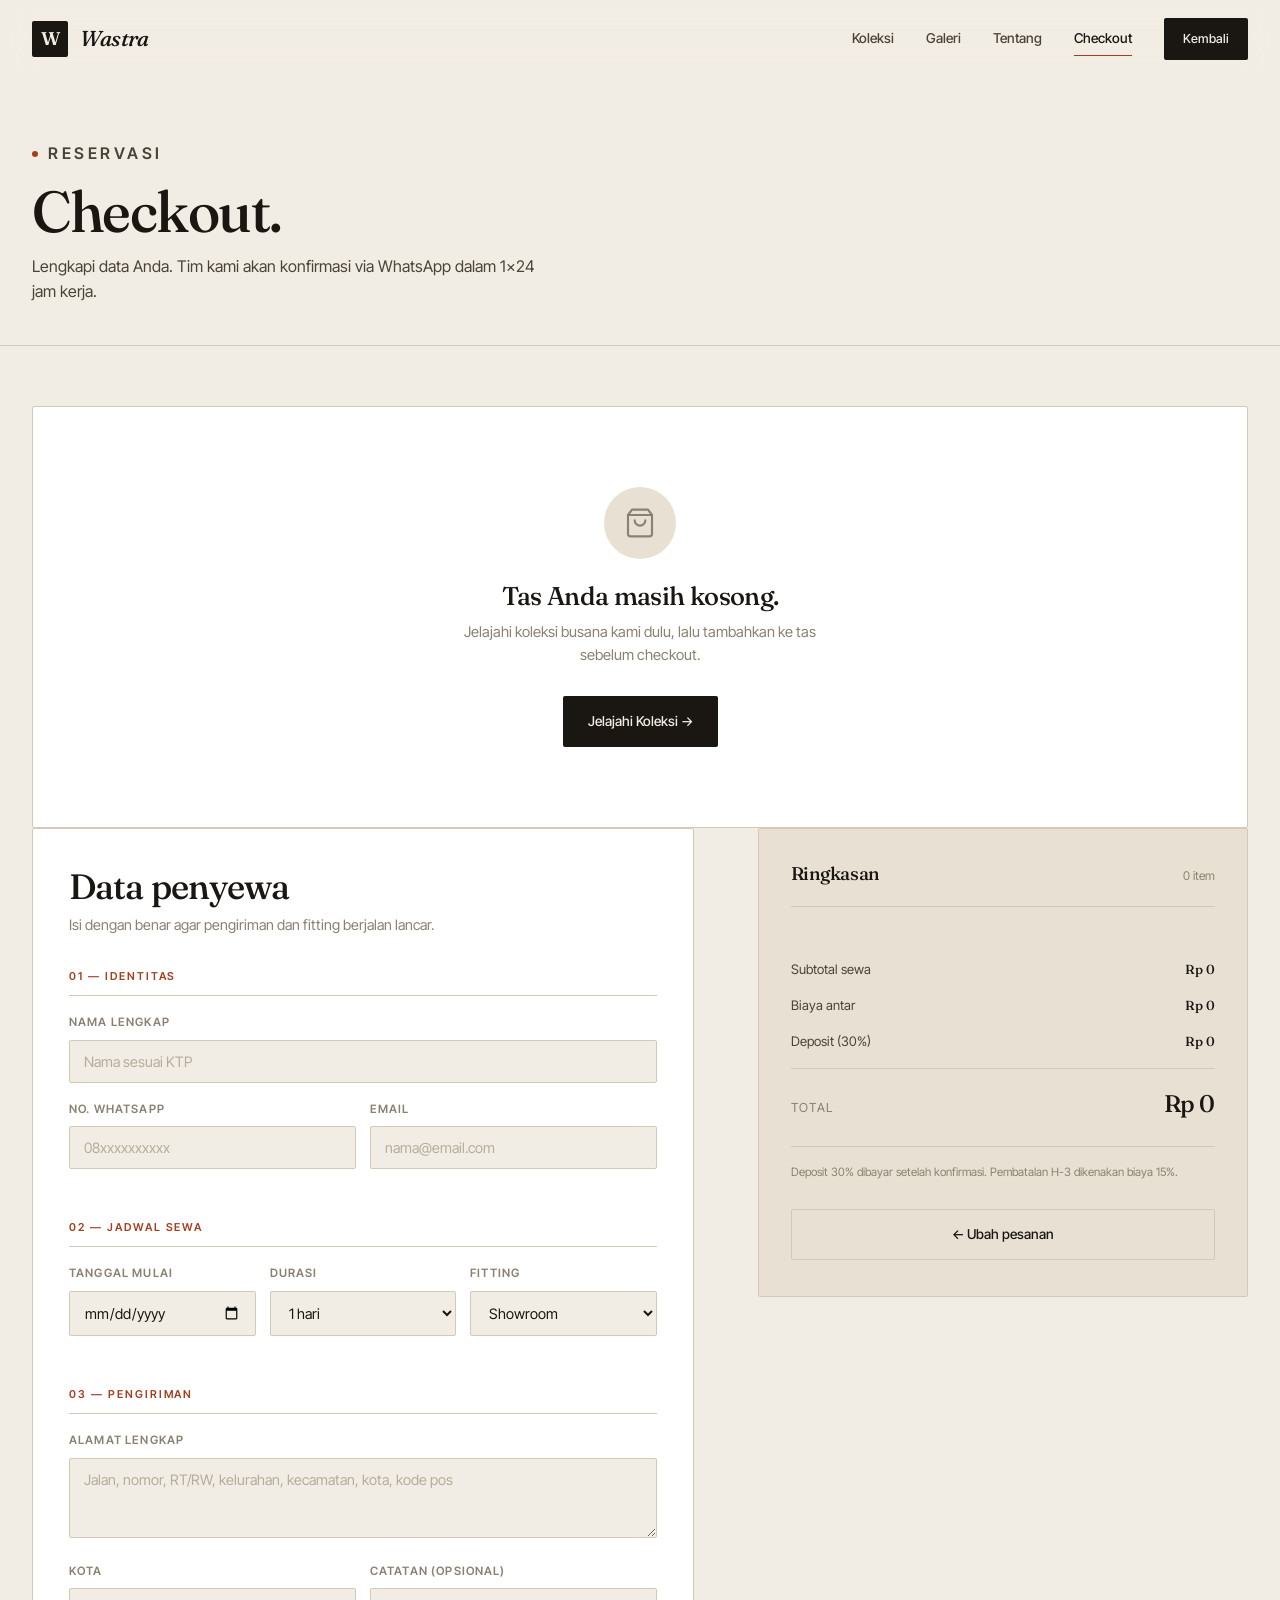
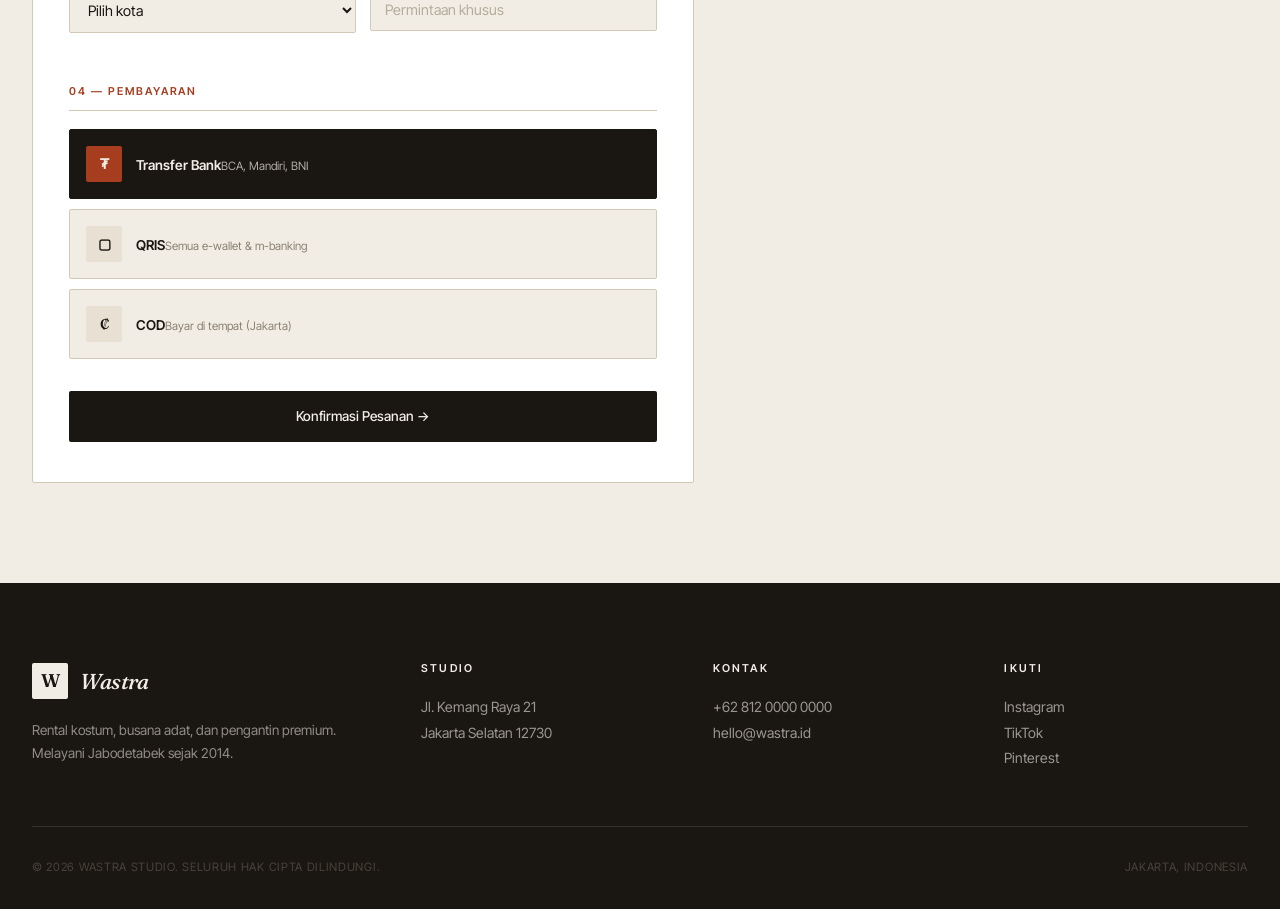
<file: checkout.html>
<!DOCTYPE html>
<html lang="id">
<head>
<meta charset="UTF-8">
<meta name="viewport" content="width=device-width, initial-scale=1.0">
<title>Checkout — Wastra Studio</title>
<link rel="preconnect" href="https://fonts.googleapis.com">
<link rel="preconnect" href="https://fonts.gstatic.com" crossorigin>
<link href="https://fonts.googleapis.com/css2?family=Fraunces:ital,opsz,wght@0,9..144,300..900;1,9..144,300..900&family=Inter+Tight:wght@400;500;600;700&display=swap" rel="stylesheet">
<style>
:root{--paper:#f2ede4;--paper-deep:#e8e0d2;--ink:#1a1612;--ink-soft:#4a4338;--ink-muted:#8a8172;--rule:#d4c9b8;--accent:#a63d1f;--white:#fff;--serif:'Fraunces',Georgia,serif;--sans:'Inter Tight',system-ui,sans-serif;--ease:cubic-bezier(.22,1,.36,1);--speed:.4s;--max:1280px;--pad:32px}
*,*::before,*::after{box-sizing:border-box;margin:0;padding:0}
html{scroll-behavior:smooth}
body{font-family:var(--sans);background:var(--paper);color:var(--ink);font-size:16px;line-height:1.55;-webkit-font-smoothing:antialiased;overflow-x:hidden;min-height:100vh}
img{display:block;max-width:100%;height:auto}
a{color:inherit;text-decoration:none}
button{font:inherit;cursor:pointer;border:none;background:none;color:inherit}
ul,ol{list-style:none}
::selection{background:var(--accent);color:#fff}
.container{max-width:var(--max);margin:0 auto;padding:0 var(--pad)}
h1,h2,h3,h4{font-family:var(--serif);font-weight:500;line-height:1.02;letter-spacing:-.025em}
h1{font-size:clamp(2.2rem,4.5vw,3.8rem)}
h2{font-size:clamp(1.5rem,3vw,2.2rem)}
p{color:var(--ink-soft)}
.eyebrow{font-size:.72rem;font-weight:600;letter-spacing:.22em;text-transform:uppercase;color:var(--ink-muted);display:inline-flex;align-items:center;gap:10px;margin-bottom:16px}
.eyebrow .dot{width:6px;height:6px;border-radius:50%;background:var(--accent)}
.btn{display:inline-flex;align-items:center;justify-content:center;gap:10px;font-size:.85rem;font-weight:500;padding:14px 24px;border-radius:2px;transition:all var(--speed) var(--ease);border:1px solid transparent}
.btn-primary{background:var(--ink);color:var(--paper)}
.btn-primary:hover{background:var(--accent)}
.btn-outline{border-color:var(--rule);color:var(--ink)}
.btn-outline:hover{border-color:var(--ink)}
.btn-block{width:100%}

/* HEADER */
.site-header{position:sticky;top:0;z-index:100;background:rgba(242,237,228,.85);backdrop-filter:blur(16px);border-bottom:1px solid transparent;transition:border-color var(--speed)}
.site-header.scrolled{border-bottom-color:var(--rule)}
.header-inner{max-width:var(--max);margin:0 auto;padding:0 var(--pad);height:78px;display:flex;align-items:center;justify-content:space-between;gap:32px}
.brand{display:inline-flex;align-items:center;gap:12px;flex-shrink:0}
.brand-mark{width:36px;height:36px;display:grid;place-items:center;background:var(--ink);color:var(--paper);font-family:var(--serif);font-size:1.15rem;font-weight:600;border-radius:2px}
.brand-name{font-family:var(--serif);font-size:1.35rem;font-weight:500;letter-spacing:-.02em;font-style:italic}
.primary-nav{display:flex;align-items:center;gap:32px;margin-left:auto}
.primary-nav a{font-size:.85rem;font-weight:500;color:var(--ink-soft);position:relative;padding:4px 0;transition:color var(--speed)}
.primary-nav a::after{content:"";position:absolute;left:0;right:0;bottom:-2px;height:1px;background:var(--accent);transform:scaleX(0);transform-origin:left;transition:transform var(--speed) var(--ease)}
.primary-nav a:hover,.primary-nav a.active{color:var(--ink)}
.primary-nav a:hover::after,.primary-nav a.active::after{transform:scaleX(1)}
.header-actions{display:flex;align-items:center;gap:14px}
.hamburger{display:none;flex-direction:column;justify-content:center;align-items:center;gap:6px;width:42px;height:42px;border-radius:50%;border:1px solid var(--rule);z-index:200;transition:all var(--speed)}
.hamburger span{display:block;width:18px;height:1.5px;background:var(--ink);border-radius:2px;transition:transform var(--speed),opacity var(--speed)}
.hamburger.active span:nth-child(1){transform:translateY(3.75px) rotate(45deg)}
.hamburger.active span:nth-child(2){transform:translateY(-3.75px) rotate(-45deg)}

/* MOBILE MENU */
.mobile-menu{position:fixed;inset:0;background:var(--paper);z-index:90;padding:120px var(--pad) 40px;display:flex;flex-direction:column;justify-content:space-between;clip-path:inset(0 0 100% 0);transition:clip-path .6s var(--ease);pointer-events:none}
.mobile-menu.open{clip-path:inset(0 0 0 0);pointer-events:auto}
.mobile-nav{display:flex;flex-direction:column;gap:6px}
.mobile-nav a{font-family:var(--serif);font-size:clamp(2rem,7vw,3.2rem);font-weight:400;letter-spacing:-.03em;line-height:1.15;padding:8px 0;display:flex;align-items:baseline;gap:20px;border-bottom:1px solid var(--rule);color:var(--ink);opacity:0;transform:translateY(20px);transition:opacity .6s var(--ease),transform .6s var(--ease),color var(--speed),padding-left var(--speed)}
.mobile-menu.open .mobile-nav a{opacity:1;transform:translateY(0)}
.mobile-menu.open .mobile-nav a:nth-child(1){transition-delay:.1s}
.mobile-menu.open .mobile-nav a:nth-child(2){transition-delay:.16s}
.mobile-menu.open .mobile-nav a:nth-child(3){transition-delay:.22s}
.mobile-menu.open .mobile-nav a:nth-child(4){transition-delay:.28s}
.mobile-nav a:hover{color:var(--accent);padding-left:12px}
.mobile-nav a::before{content:attr(data-index);font-family:var(--sans);font-size:.7rem;font-weight:600;color:var(--ink-muted);order:-1}
.mobile-menu-foot{display:flex;flex-direction:column;gap:12px;padding-top:24px;border-top:1px solid var(--rule);font-size:.82rem;color:var(--ink-muted)}
.mobile-menu-foot span{display:block;font-size:.68rem;text-transform:uppercase;letter-spacing:.15em;color:var(--accent);margin-bottom:4px}

/* HERO */
.checkout-hero{padding:60px 0 40px;border-bottom:1px solid var(--rule)}
.checkout-hero h1{margin-bottom:12px}
.checkout-hero p{font-size:1rem;color:var(--ink-soft);max-width:520px;line-height:1.6}

/* LAYOUT */
.checkout-wrap{padding:60px 0 100px}
.checkout-grid{display:grid;grid-template-columns:1.35fr 1fr;gap:64px;align-items:start}

/* FORM */
.checkout-form{background:var(--white);border:1px solid var(--rule);border-radius:2px;padding:40px 36px}
.checkout-form h2{margin-bottom:8px}
.checkout-form .subtitle{font-size:.9rem;color:var(--ink-muted);margin-bottom:32px;line-height:1.6}
.form-section{margin-bottom:32px}
.form-section-title{font-size:.68rem;font-weight:600;letter-spacing:.18em;text-transform:uppercase;color:var(--accent);margin-bottom:18px;padding-bottom:10px;border-bottom:1px solid var(--rule)}
.field{margin-bottom:18px}
.field-row{display:grid;grid-template-columns:1fr 1fr;gap:14px}
.field-row-3{display:grid;grid-template-columns:1fr 1fr 1fr;gap:14px}
.field label{display:block;font-size:.72rem;font-weight:600;text-transform:uppercase;letter-spacing:.1em;color:var(--ink-muted);margin-bottom:8px}
.field input,.field select,.field textarea{width:100%;padding:12px 14px;border:1px solid var(--rule);background:var(--paper);font-family:inherit;font-size:.9rem;color:var(--ink);border-radius:2px;outline:none;transition:border-color var(--speed) var(--ease),box-shadow var(--speed) var(--ease),background var(--speed)}
.field textarea{resize:vertical;min-height:80px}
.field input::placeholder,.field textarea::placeholder{color:#b5ac9c}
.field input:focus,.field select:focus,.field textarea:focus{border-color:var(--ink);background:var(--white);box-shadow:0 0 0 3px rgba(26,22,18,.06)}
.field input.invalid,.field select.invalid,.field textarea.invalid{border-color:var(--accent);background:#fbf1ed}

/* PAYMENT */
.payment-options{display:grid;grid-template-columns:1fr;gap:10px}
.payment-options label{position:relative;cursor:pointer;display:block}
.payment-options input{position:absolute;opacity:0;pointer-events:none}
.payment-options .pay-option{display:flex;align-items:center;gap:14px;padding:16px;border:1px solid var(--rule);border-radius:2px;background:var(--paper);transition:all var(--speed) var(--ease)}
.payment-options .pay-option:hover{border-color:var(--ink-soft)}
.payment-options input:checked + .pay-option{background:var(--ink);color:var(--paper);border-color:var(--ink)}
.payment-options input:checked + .pay-option .pay-name{color:var(--paper)}
.payment-options input:checked + .pay-option .pay-desc{color:rgba(242,237,228,.7)}
.payment-options .pay-icon{width:36px;height:36px;border-radius:2px;background:var(--paper-deep);color:var(--ink);display:grid;place-items:center;flex-shrink:0;font-family:var(--serif);font-weight:600;font-size:.9rem}
.payment-options input:checked + .pay-option .pay-icon{background:var(--accent);color:var(--paper)}
.payment-options .pay-name{font-size:.85rem;font-weight:600;color:var(--ink);margin-bottom:2px}
.payment-options .pay-desc{font-size:.72rem;color:var(--ink-muted)}

/* SUMMARY */
.checkout-summary{position:sticky;top:100px;background:var(--paper-deep);border-radius:2px;padding:36px 32px;border:1px solid var(--rule)}
.summary-head{display:flex;justify-content:space-between;align-items:baseline;margin-bottom:24px;padding-bottom:20px;border-bottom:1px solid var(--rule)}
.summary-head h3{font-size:1.15rem}
.summary-head .count{font-size:.75rem;color:var(--ink-muted)}
.summary-items{display:flex;flex-direction:column;gap:18px;max-height:320px;overflow-y:auto;padding-right:4px;margin-bottom:20px}
.summary-item{display:grid;grid-template-columns:56px 1fr auto;gap:12px;align-items:center}
.summary-item img{width:56px;height:66px;object-fit:cover;border-radius:2px}
.summary-item h4{font-family:var(--sans);font-size:.85rem;font-weight:600;color:var(--ink);margin-bottom:2px;letter-spacing:0}
.summary-item p{font-size:.72rem;color:var(--ink-muted)}
.summary-item-price{font-family:var(--serif);font-size:.88rem;font-weight:500;color:var(--ink);white-space:nowrap;text-align:right}
.summary-item-qty{font-size:.7rem;color:var(--ink-muted);margin-top:2px}
.summary-lines{margin-bottom:16px}
.summary-line-row{display:flex;justify-content:space-between;align-items:baseline;padding:8px 0;font-size:.82rem;color:var(--ink-soft)}
.summary-line-row span:last-child{font-family:var(--serif);font-weight:500;color:var(--ink)}
.summary-line-row.total{border-top:1px solid var(--rule);margin-top:8px;padding-top:16px;font-size:.78rem;text-transform:uppercase;letter-spacing:.1em;color:var(--ink-muted)}
.summary-line-row.total span:last-child{font-size:1.5rem;font-weight:500;color:var(--ink);letter-spacing:-.02em;text-transform:none}
.summary-note{font-size:.72rem;color:var(--ink-muted);line-height:1.6;padding-top:16px;border-top:1px solid var(--rule);margin-bottom:20px}

/* EMPTY */
.checkout-empty{text-align:center;padding:80px 40px;background:var(--white);border:1px solid var(--rule);border-radius:2px}
.checkout-empty .empty-icon{width:72px;height:72px;margin:0 auto 24px;border-radius:50%;background:var(--paper-deep);display:grid;place-items:center;color:var(--ink-muted)}
.checkout-empty .empty-icon svg{width:32px;height:32px}
.checkout-empty h2{margin-bottom:12px;font-size:1.6rem}
.checkout-empty p{color:var(--ink-muted);margin-bottom:28px;max-width:360px;margin-left:auto;margin-right:auto;font-size:.92rem;line-height:1.6}

/* SUCCESS */
.success-screen{display:none;text-align:center;padding:80px 40px;background:var(--white);border:1px solid var(--rule);border-radius:2px;max-width:640px;margin:0 auto}
.success-screen.show{display:block;animation:slideUp .6s var(--ease)}
@keyframes slideUp{from{opacity:0;transform:translateY(20px)}to{opacity:1;transform:translateY(0)}}
.success-icon{width:80px;height:80px;margin:0 auto 28px;border-radius:50%;background:var(--ink);color:var(--paper);display:grid;place-items:center}
.success-icon svg{width:36px;height:36px}
.success-screen h2{margin-bottom:16px;font-size:2rem}
.success-screen .order-id{display:inline-block;background:var(--paper-deep);padding:8px 16px;border-radius:2px;font-family:var(--serif);font-style:italic;font-size:1rem;color:var(--ink);letter-spacing:.05em;margin-bottom:24px}
.success-screen p{color:var(--ink-soft);margin-bottom:14px;line-height:1.7;font-size:.95rem;max-width:460px;margin-left:auto;margin-right:auto}
.success-actions{display:flex;gap:12px;justify-content:center;margin-top:32px;flex-wrap:wrap}

/* FOOTER */
.site-footer{background:var(--ink);color:rgba(242,237,228,.7);padding:80px 0 32px}
.footer-top{display:grid;grid-template-columns:1.4fr 1fr 1fr 1fr;gap:48px;padding-bottom:56px;border-bottom:1px solid rgba(242,237,228,.12)}
.footer-brand .brand-mark{background:var(--paper);color:var(--ink)}
.footer-brand .brand-name{color:var(--paper)}
.footer-brand p{font-size:.85rem;color:rgba(242,237,228,.55);margin-top:20px;max-width:320px;line-height:1.65}
.footer-col h4{font-family:var(--sans);font-size:.68rem;font-weight:600;letter-spacing:.2em;text-transform:uppercase;color:var(--paper);margin-bottom:20px}
.footer-col p,.footer-col a{font-size:.88rem;color:rgba(242,237,228,.6);line-height:1.8;transition:color var(--speed)}
.footer-col a:hover{color:var(--paper)}
.footer-bottom{display:flex;justify-content:space-between;padding-top:32px;font-size:.72rem;letter-spacing:.06em;text-transform:uppercase;color:rgba(242,237,228,.4);flex-wrap:wrap;gap:10px}

/* TOAST */
.toast{position:fixed;bottom:30px;left:50%;transform:translateX(-50%) translateY(120%);background:var(--ink);color:var(--paper);padding:14px 26px;border-radius:2px;font-size:.85rem;font-weight:500;box-shadow:0 12px 40px rgba(0,0,0,.3);z-index:400;opacity:0;pointer-events:none;transition:transform .5s var(--ease),opacity .5s var(--ease);max-width:90vw;text-align:center}
.toast.show{transform:translateX(-50%) translateY(0);opacity:1}

/* RESPONSIVE */
@media (max-width:1080px){.checkout-grid{grid-template-columns:1fr;gap:40px}.checkout-summary{position:static}}
@media (max-width:960px){:root{--pad:24px}.primary-nav{display:none}.hamburger{display:flex}.footer-top{grid-template-columns:1fr 1fr;gap:32px}}
@media (max-width:720px){.checkout-form{padding:28px 22px}.checkout-summary{padding:28px 22px}.field-row,.field-row-3{grid-template-columns:1fr;gap:0}.checkout-hero{padding:40px 0 28px}.checkout-wrap{padding:40px 0 64px}.footer-top{grid-template-columns:1fr;padding-bottom:40px}.footer-bottom{flex-direction:column;align-items:flex-start}.success-screen{padding:56px 24px}.success-actions{flex-direction:column}.success-actions .btn{width:100%}}
</style>
</head>
<body>

<header class="site-header" id="siteHeader">
  <div class="header-inner">
    <a href="index.html" class="brand"><span class="brand-mark">W</span><span class="brand-name">Wastra</span></a>
    <nav class="primary-nav">
      <a href="index.html#koleksi">Koleksi</a>
      <a href="gallery.html">Galeri</a>
      <a href="index.html#tentang">Tentang</a>
      <a href="checkout.html" class="active">Checkout</a>
    </nav>
    <div class="header-actions">
      <a href="index.html#koleksi" class="btn btn-primary" style="padding:10px 18px;font-size:.78rem">Kembali</a>
      <button class="hamburger" id="hamburger" aria-label="Buka menu" aria-expanded="false"><span></span><span></span></button>
    </div>
  </div>
</header>

<div class="mobile-menu" id="mobileMenu" aria-hidden="true">
  <nav class="mobile-nav">
    <a href="index.html#koleksi" data-index="01">Koleksi</a>
    <a href="gallery.html" data-index="02">Galeri</a>
    <a href="index.html#tentang" data-index="03">Tentang</a>
    <a href="checkout.html" data-index="04">Checkout</a>
  </nav>
  <div class="mobile-menu-foot">
    <p><span>Studio</span>Jl. Kemang Raya 21, Jakarta Selatan</p>
    <p><span>Kontak</span>+62 812 0000 0000</p>
  </div>
</div>

<main>
  <section class="checkout-hero">
    <div class="container">
      <p class="eyebrow"><span class="dot"></span> Reservasi</p>
      <h1>Checkout.</h1>
      <p>Lengkapi data Anda. Tim kami akan konfirmasi via WhatsApp dalam 1×24 jam kerja.</p>
    </div>
  </section>

  <section class="checkout-wrap">
    <div class="container">
      <div class="checkout-empty" id="checkoutEmpty" hidden>
        <div class="empty-icon">
          <svg viewBox="0 0 24 24" fill="none" stroke="currentColor" stroke-width="1.6" stroke-linecap="round" stroke-linejoin="round"><path d="M6 2 3 6v14a2 2 0 0 0 2 2h14a2 2 0 0 0 2-2V6l-3-4z"/><path d="M3 6h18M16 10a4 4 0 0 1-8 0"/></svg>
        </div>
        <h2>Tas Anda masih kosong.</h2>
        <p>Jelajahi koleksi busana kami dulu, lalu tambahkan ke tas sebelum checkout.</p>
        <a href="index.html#koleksi" class="btn btn-primary">Jelajahi Koleksi →</a>
      </div>

      <div class="checkout-grid" id="checkoutContent" hidden>
        <form class="checkout-form" id="checkoutForm" novalidate>
          <h2>Data penyewa</h2>
          <p class="subtitle">Isi dengan benar agar pengiriman dan fitting berjalan lancar.</p>

          <div class="form-section">
            <div class="form-section-title">01 — Identitas</div>
            <div class="field"><label for="cName">Nama lengkap</label><input type="text" id="cName" required placeholder="Nama sesuai KTP"></div>
            <div class="field-row">
              <div class="field"><label for="cPhone">No. WhatsApp</label><input type="tel" id="cPhone" required placeholder="08xxxxxxxxxx"></div>
              <div class="field"><label for="cEmail">Email</label><input type="email" id="cEmail" required placeholder="nama@email.com"></div>
            </div>
          </div>

          <div class="form-section">
            <div class="form-section-title">02 — Jadwal sewa</div>
            <div class="field-row-3">
              <div class="field"><label for="cDate">Tanggal mulai</label><input type="date" id="cDate" required></div>
              <div class="field"><label for="cDuration">Durasi</label>
                <select id="cDuration" required>
                  <option value="1">1 hari</option>
                  <option value="2">2 hari</option>
                  <option value="3">3 hari</option>
                  <option value="7">7 hari</option>
                </select>
              </div>
              <div class="field"><label for="cFitting">Fitting</label>
                <select id="cFitting">
                  <option value="showroom">Showroom</option>
                  <option value="home">Home visit (+50rb)</option>
                  <option value="skip">Skip fitting</option>
                </select>
              </div>
            </div>
          </div>

          <div class="form-section">
            <div class="form-section-title">03 — Pengiriman</div>
            <div class="field"><label for="cAddress">Alamat lengkap</label><textarea id="cAddress" rows="3" required placeholder="Jalan, nomor, RT/RW, kelurahan, kecamatan, kota, kode pos"></textarea></div>
            <div class="field-row">
              <div class="field"><label for="cCity">Kota</label>
                <select id="cCity" required>
                  <option value="">Pilih kota</option>
                  <option value="Jakarta">Jakarta (gratis)</option>
                  <option value="Depok">Depok (+25rb)</option>
                  <option value="Tangerang">Tangerang (+30rb)</option>
                  <option value="Bekasi">Bekasi (+30rb)</option>
                  <option value="Bogor">Bogor (+40rb)</option>
                  <option value="Lainnya">Lainnya (+60rb)</option>
                </select>
              </div>
              <div class="field"><label for="cNote">Catatan (opsional)</label><input type="text" id="cNote" placeholder="Permintaan khusus"></div>
            </div>
          </div>

          <div class="form-section">
            <div class="form-section-title">04 — Pembayaran</div>
            <div class="payment-options">
              <label><input type="radio" name="payment" value="Transfer Bank" checked><span class="pay-option"><span class="pay-icon">₮</span><span><span class="pay-name">Transfer Bank</span><span class="pay-desc">BCA, Mandiri, BNI</span></span></span></label>
                <label><input type="radio" name="payment" value="QRIS"><span class="pay-option"><span class="pay-icon">▢</span><span><span class="pay-name">QRIS</span><span class="pay-desc">Semua e-wallet & m-banking</span></span></span></label>
              <label><input type="radio" name="payment" value="COD"><span class="pay-option"><span class="pay-icon">₡</span><span><span class="pay-name">COD</span><span class="pay-desc">Bayar di tempat (Jakarta)</span></span></span></label>
            </div>
          </div>

          <button type="submit" class="btn btn-primary btn-block" id="submitBtn">Konfirmasi Pesanan →</button>
        </form>

        <aside class="checkout-summary">
          <div class="summary-head">
            <h3>Ringkasan</h3>
            <span class="count" id="summaryCount">0 item</span>
          </div>
          <div class="summary-items" id="summaryItems"></div>
          <div class="summary-lines">
            <div class="summary-line-row"><span>Subtotal sewa</span><span id="lineSubtotal">Rp 0</span></div>
            <div class="summary-line-row"><span>Biaya antar</span><span id="lineShipping">Rp 0</span></div>
            <div class="summary-line-row"><span>Deposit (30%)</span><span id="lineDeposit">Rp 0</span></div>
            <div class="summary-line-row total"><span>Total</span><span id="lineTotal">Rp 0</span></div>
          </div>
          <p class="summary-note">Deposit 30% dibayar setelah konfirmasi. Pembatalan H-3 dikenakan biaya 15%.</p>
          <a href="index.html#koleksi" class="btn btn-outline btn-block" style="margin-top:8px">← Ubah pesanan</a>
        </aside>
      </div>

      <div class="success-screen" id="successScreen">
        <div class="success-icon"><svg viewBox="0 0 24 24" fill="none" stroke="currentColor" stroke-width="2.5" stroke-linecap="round" stroke-linejoin="round"><path d="M20 6L9 17l-5-5"/></svg></div>
        <h2>Pesanan diterima!</h2>
        <div class="order-id" id="orderId">#WS-000000</div>
        <p>Terima kasih, <strong id="successName">Sahabat Wastra</strong>. Tim kami akan menghubungi via WhatsApp dalam 1×24 jam.</p>
        <p style="font-size:.82rem;color:var(--ink-muted)">Simpan nomor pesanan Anda untuk referensi.</p>
        <div class="success-actions">
          <a href="index.html" class="btn btn-primary">Kembali ke Beranda</a>
          <a href="gallery.html" class="btn btn-outline">Lihat Galeri</a>
        </div>
      </div>
    </div>
  </section>
</main>

<footer class="site-footer">
  <div class="container">
    <div class="footer-top">
      <div class="footer-brand">
        <a href="index.html" class="brand"><span class="brand-mark">W</span><span class="brand-name">Wastra</span></a>
        <p>Rental kostum, busana adat, dan pengantin premium. Melayani Jabodetabek sejak 2014.</p>
      </div>
      <div class="footer-col"><h4>Studio</h4><p>Jl. Kemang Raya 21<br>Jakarta Selatan 12730</p></div>
      <div class="footer-col"><h4>Kontak</h4><p><a href="tel:+6281200000000">+62 812 0000 0000</a><br><a href="mailto:hello@wastra.id">hello@wastra.id</a></p></div>
      <div class="footer-col"><h4>Ikuti</h4><p><a href="#">Instagram</a><br><a href="#">TikTok</a><br><a href="#">Pinterest</a></p></div>
    </div>
    <div class="footer-bottom">
      <p>&copy; <span id="year">2025</span> Wastra Studio. Seluruh hak cipta dilindungi.</p>
      <p>Jakarta, Indonesia</p>
    </div>
  </div>
</footer>

<div class="toast" id="toast" role="status" aria-live="polite"></div>

<script>
(function(){
  'use strict';
  const CART_KEY = 'wastra_cart';
  const ORDER_KEY = 'wastra_last_order';
  const fmt = n => 'Rp ' + n.toLocaleString('id-ID');
  const SHIPPING = {'Jakarta':0,'Depok':25000,'Tangerang':30000,'Bekasi':30000,'Bogor':40000,'Lainnya':60000};
  const FITTING = {'showroom':0,'home':50000,'skip':0};

  const getCart = () => { try { return JSON.parse(localStorage.getItem(CART_KEY)) || []; } catch(e){ return []; } };
  const saveCart = c => localStorage.setItem(CART_KEY, JSON.stringify(c));

  const siteHeader = document.getElementById('siteHeader');
  const hamburger = document.getElementById('hamburger');
  const mobileMenu = document.getElementById('mobileMenu');
  const yearEl = document.getElementById('year');
  const toast = document.getElementById('toast');
  const checkoutEmpty = document.getElementById('checkoutEmpty');
  const checkoutContent = document.getElementById('checkoutContent');
  const successScreen = document.getElementById('successScreen');
  const summaryItems = document.getElementById('summaryItems');
  const summaryCount = document.getElementById('summaryCount');
  const lineSubtotal = document.getElementById('lineSubtotal');
  const lineShipping = document.getElementById('lineShipping');
  const lineDeposit = document.getElementById('lineDeposit');
  const lineTotal = document.getElementById('lineTotal');
  const form = document.getElementById('checkoutForm');
  const cDuration = document.getElementById('cDuration');
  const cFitting = document.getElementById('cFitting');
  const cCity = document.getElementById('cCity');
  const submitBtn = document.getElementById('submitBtn');
  const orderIdEl = document.getElementById('orderId');
  const successName = document.getElementById('successName');

  let toastTimer;
  const showToast = msg => {
    toast.textContent = msg;
    toast.classList.add('show');
    clearTimeout(toastTimer);
    toastTimer = setTimeout(() => toast.classList.remove('show'), 2800);
  };

  /* HEADER SCROLL */
  const onScroll = () => siteHeader.classList.toggle('scrolled', window.scrollY > 10);
  window.addEventListener('scroll', onScroll, { passive: true });
  onScroll();

  /* HAMBURGER */
  function toggleMenu(force){
    const open = typeof force === 'boolean' ? force : !mobileMenu.classList.contains('open');
    mobileMenu.classList.toggle('open', open);
    hamburger.classList.toggle('active', open);
    hamburger.setAttribute('aria-expanded', open);
    document.body.style.overflow = open ? 'hidden' : '';
  }
  hamburger.addEventListener('click', () => toggleMenu());
  mobileMenu.querySelectorAll('a').forEach(a => a.addEventListener('click', () => toggleMenu(false)));

  if (yearEl) yearEl.textContent = new Date().getFullYear();

  /* DATE MIN = hari ini */
  const cDate = document.getElementById('cDate');
  if (cDate){
    const t = new Date();
    const iso = t.getFullYear() + '-' + String(t.getMonth()+1).padStart(2,'0') + '-' + String(t.getDate()).padStart(2,'0');
    cDate.min = iso;
  }

  /* ---------- RENDER SUMMARY ---------- */
  function calcTotals(){
    const cart = getCart();
    const dur = parseInt(cDuration.value, 10) || 1;
    const fitFee = FITTING[cFitting.value] || 0;
    const shipping = SHIPPING[cCity.value] || 0;

    const subtotal = cart.reduce((s,i) => s + i.price * i.qty, 0) * dur;
    const deposit = Math.round(subtotal * 0.3);
    const total = subtotal + fitFee + shipping + deposit;
    return { cart, dur, fitFee, shipping, subtotal, deposit, total };
  }

  function renderSummary(){
    const { cart, dur, shipping, subtotal, deposit, total } = calcTotals();
    const totalQty = cart.reduce((s,i) => s + i.qty, 0);
    summaryCount.textContent = totalQty + ' item';

    summaryItems.innerHTML = cart.map(i => `
      <div class="summary-item">
        <img src="${i.image}" alt="${i.name}">
        <div>
          <h4>${i.name}</h4>
          <p>${fmt(i.price)} / hari × ${dur} hari</p>
          <span class="summary-item-qty">Qty: ${i.qty}</span>
        </div>
        <span class="summary-item-price">${fmt(i.price * i.qty * dur)}</span>
      </div>
    `).join('');

    lineSubtotal.textContent = fmt(subtotal);
    lineShipping.textContent = fmt(shipping);
    lineDeposit.textContent  = fmt(deposit);
    lineTotal.textContent    = fmt(total);
  }

  /* ---------- INIT VIEW ---------- */
  function initView(){
    const cart = getCart();
    if (!cart.length){
      checkoutEmpty.hidden = false;
      checkoutContent.hidden = true;
      successScreen.classList.remove('show');
    } else {
      checkoutEmpty.hidden = true;
      checkoutContent.hidden = false;
      renderSummary();
    }
  }
  initView();

  /* Update ringkasan saat pilihan berubah */
  [cDuration, cFitting, cCity].forEach(el => {
    if (el) el.addEventListener('change', () => {
      if (el === cCity) el.classList.remove('invalid');
      renderSummary();
    });
  });

  /* ---------- VALIDASI ---------- */
  function markInvalid(el, on){
    if (!el) return;
    el.classList.toggle('invalid', on);
  }
  ['cName','cPhone','cEmail','cDate','cAddress','cCity'].forEach(id => {
    const el = document.getElementById(id);
    if (!el) return;
    const ev = el.tagName === 'SELECT' ? 'change' : 'input';
    el.addEventListener(ev, () => el.classList.remove('invalid'));
  });

  function validate(){
    const cName = document.getElementById('cName');
    const cPhone = document.getElementById('cPhone');
    const cEmail = document.getElementById('cEmail');
    const cAddress = document.getElementById('cAddress');
    let ok = true;

    if (!cName.value.trim() || cName.value.trim().length < 3){ markInvalid(cName,true); ok = false; }

    const phone = cPhone.value.replace(/[\s\-()]/g,'');
    if (!/^(0|62)8[0-9]{8,13}$/.test(phone)){ markInvalid(cPhone,true); ok = false; }

    if (!/^[^\s@]+@[^\s@]+\.[^\s@]+$/.test(cEmail.value.trim())){ markInvalid(cEmail,true); ok = false; }

    if (!cDate.value){ markInvalid(cDate,true); ok = false; }

    if (!cAddress.value.trim() || cAddress.value.trim().length < 8){ markInvalid(cAddress,true); ok = false; }

    if (!cCity.value){ markInvalid(cCity,true); ok = false; }

    return ok;
  }

  /* ---------- SUBMIT ---------- */
  if (form){
    form.addEventListener('submit', e => {
      e.preventDefault();

      if (!getCart().length){
        showToast('Tas kosong. Tambahkan busana dulu.');
        return;
      }
      if (!validate()){
        showToast('Mohon lengkapi data dengan benar.');
        const firstInv = form.querySelector('.invalid');
        if (firstInv) firstInv.focus();
        return;
      }

      const orig = submitBtn.textContent;
      submitBtn.disabled = true;
      submitBtn.textContent = 'Memproses...';

      const { total } = calcTotals();
      const payment = (form.querySelector('input[name="payment"]:checked') || {}).value || 'Transfer Bank';

      setTimeout(() => {
        /* Generate order ID */
        const num = Math.floor(100000 + Math.random()*900000);
        const id = '#WS-' + num;

        const order = {
          id,
          name: document.getElementById('cName').value.trim(),
          phone: document.getElementById('cPhone').value.trim(),
          email: document.getElementById('cEmail').value.trim(),
          address: document.getElementById('cAddress').value.trim(),
          city: cCity.value,
          date: cDate.value,
          duration: cDuration.value,
          fitting: cFitting.value,
          payment,
          total,
          createdAt: new Date().toISOString(),
          items: getCart()
        };

        try { localStorage.setItem(ORDER_KEY, JSON.stringify(order)); } catch(err){}
        saveCart([]); // kosongkan cart

        /* Tampilkan success */
        orderIdEl.textContent = id;
        successName.textContent = order.name.split(' ')[0] || 'Sahabat Wastra';
        checkoutContent.hidden = true;
        checkoutEmpty.hidden = true;
        successScreen.classList.add('show');
        window.scrollTo({ top: 0, behavior: 'smooth' });

        submitBtn.disabled = false;
        submitBtn.textContent = orig;
      }, 1200);
    });
  }

  /* ENTER pada field → submit */
  form && form.addEventListener('keydown', e => {
    if (e.key === 'Enter' && e.target.tagName === 'INPUT') {
      e.preventDefault();
      submitBtn.click();
    }
  });
})();
</script>
</body>
</html>
</file>
